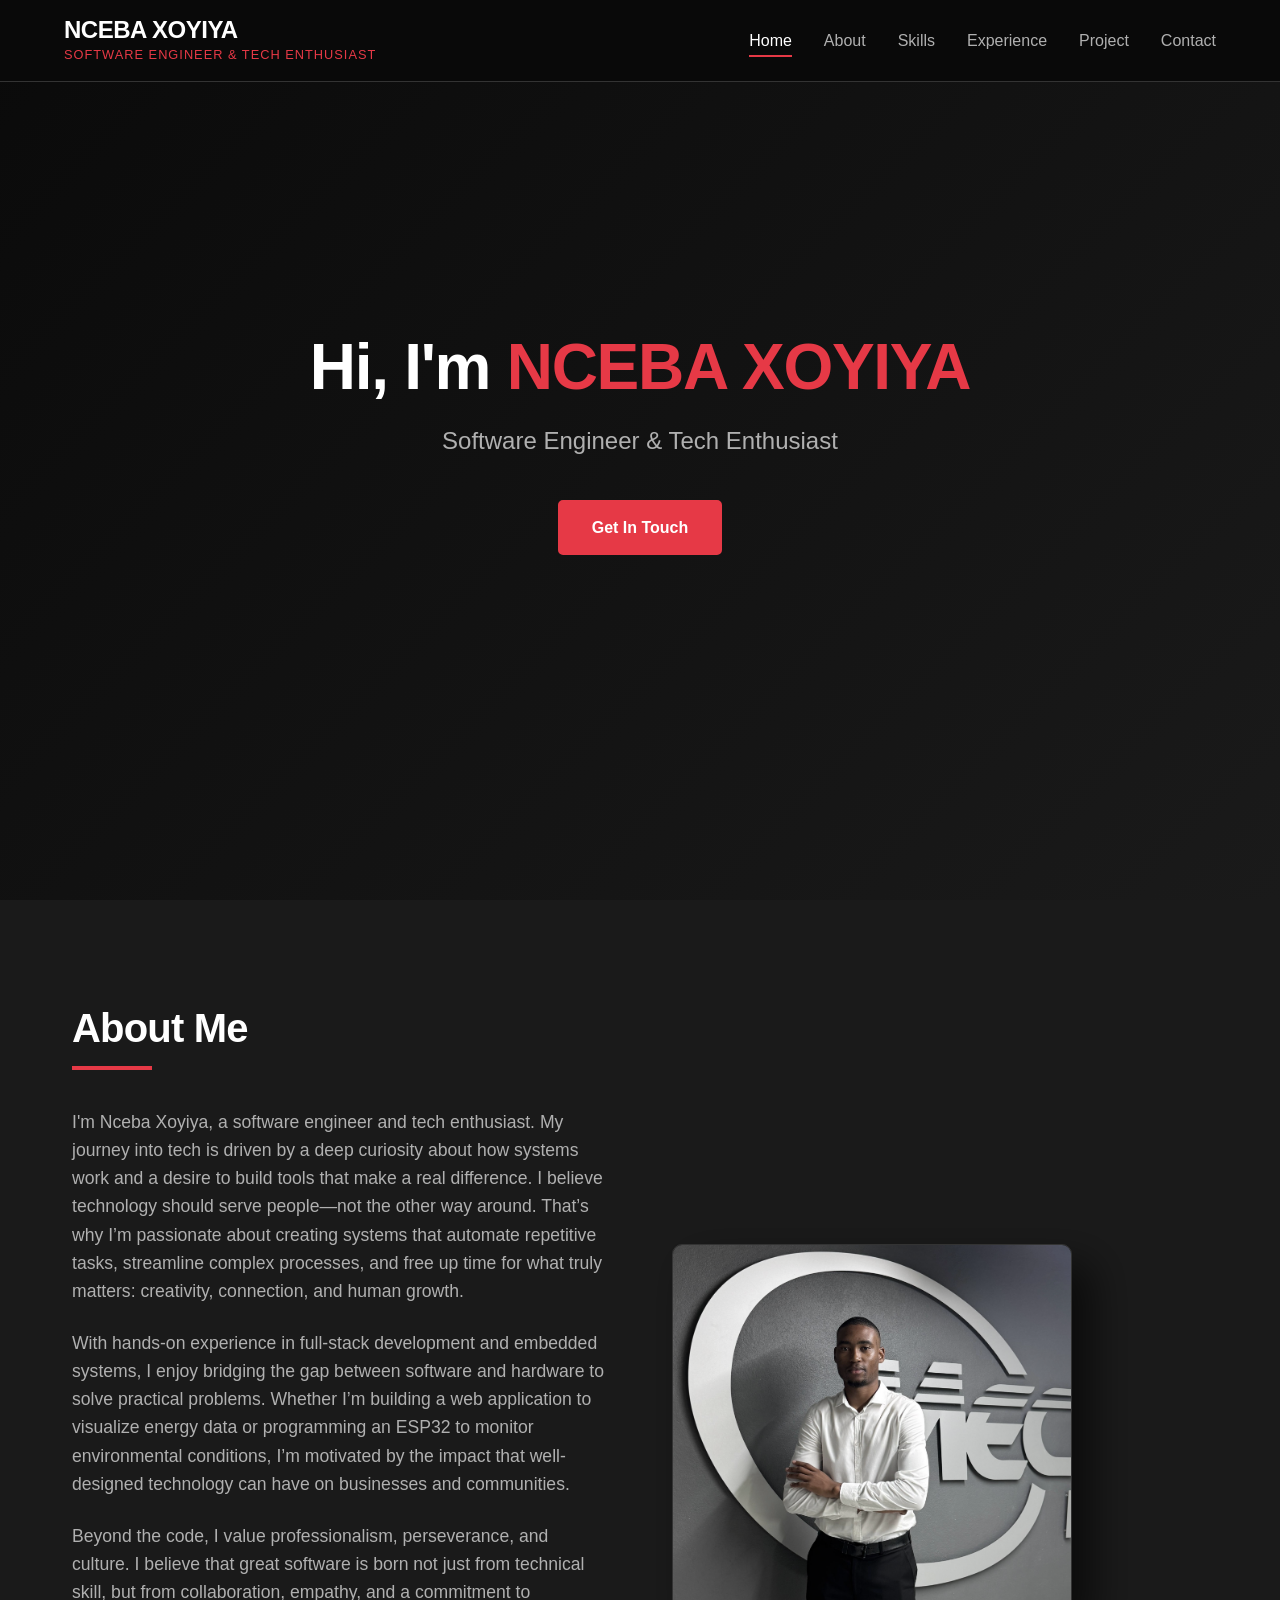
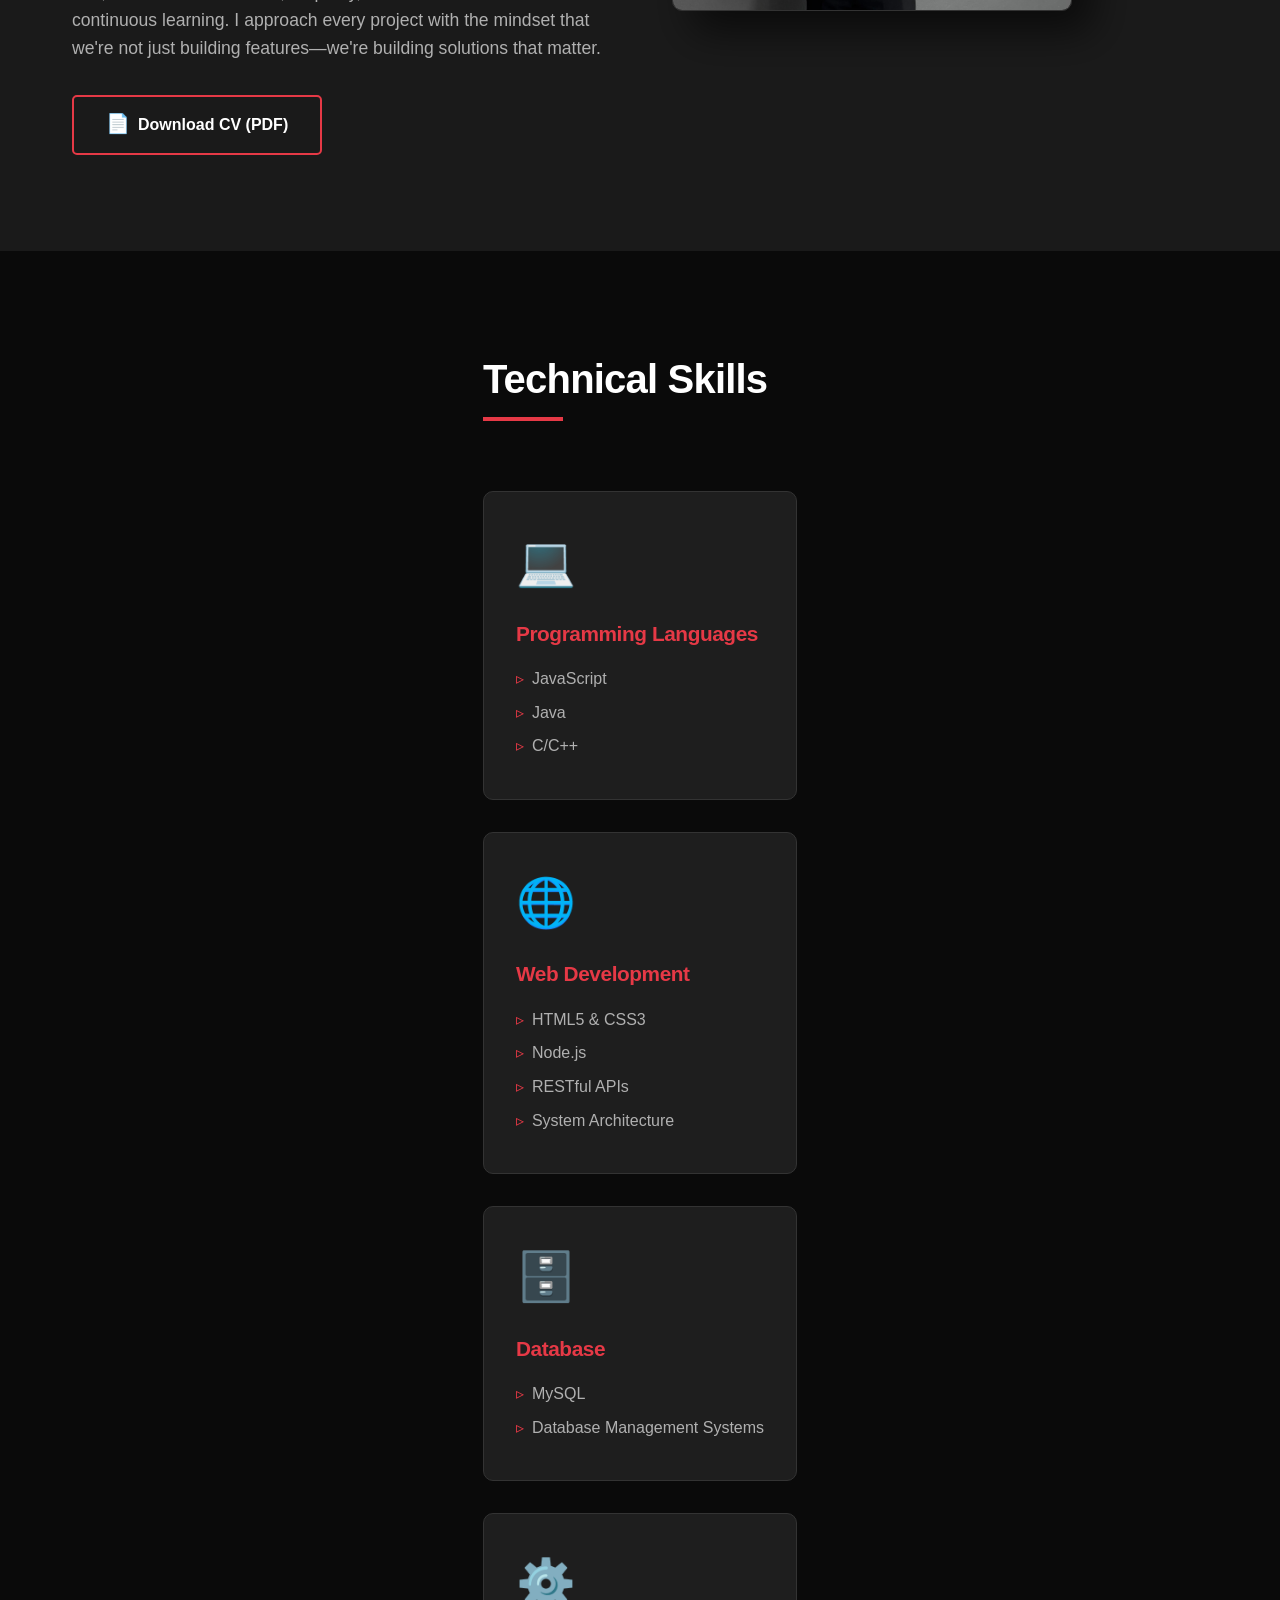
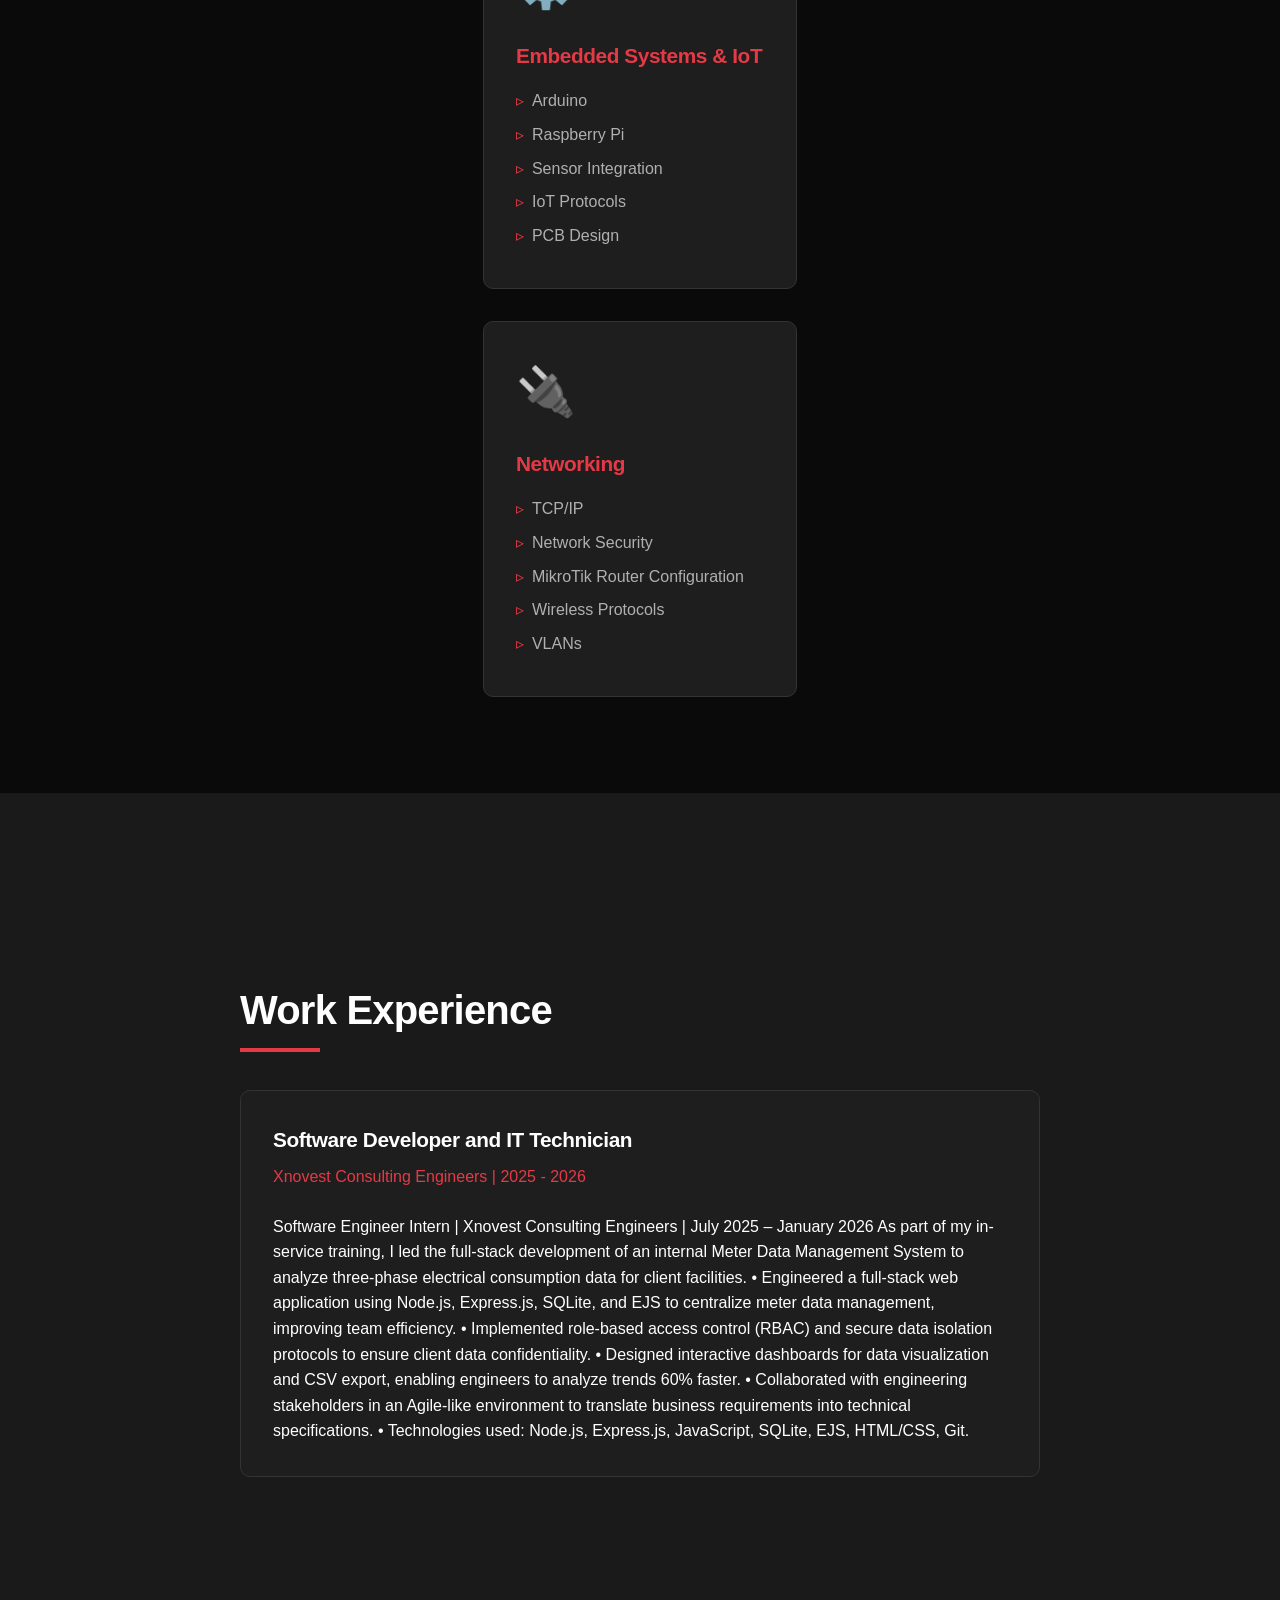
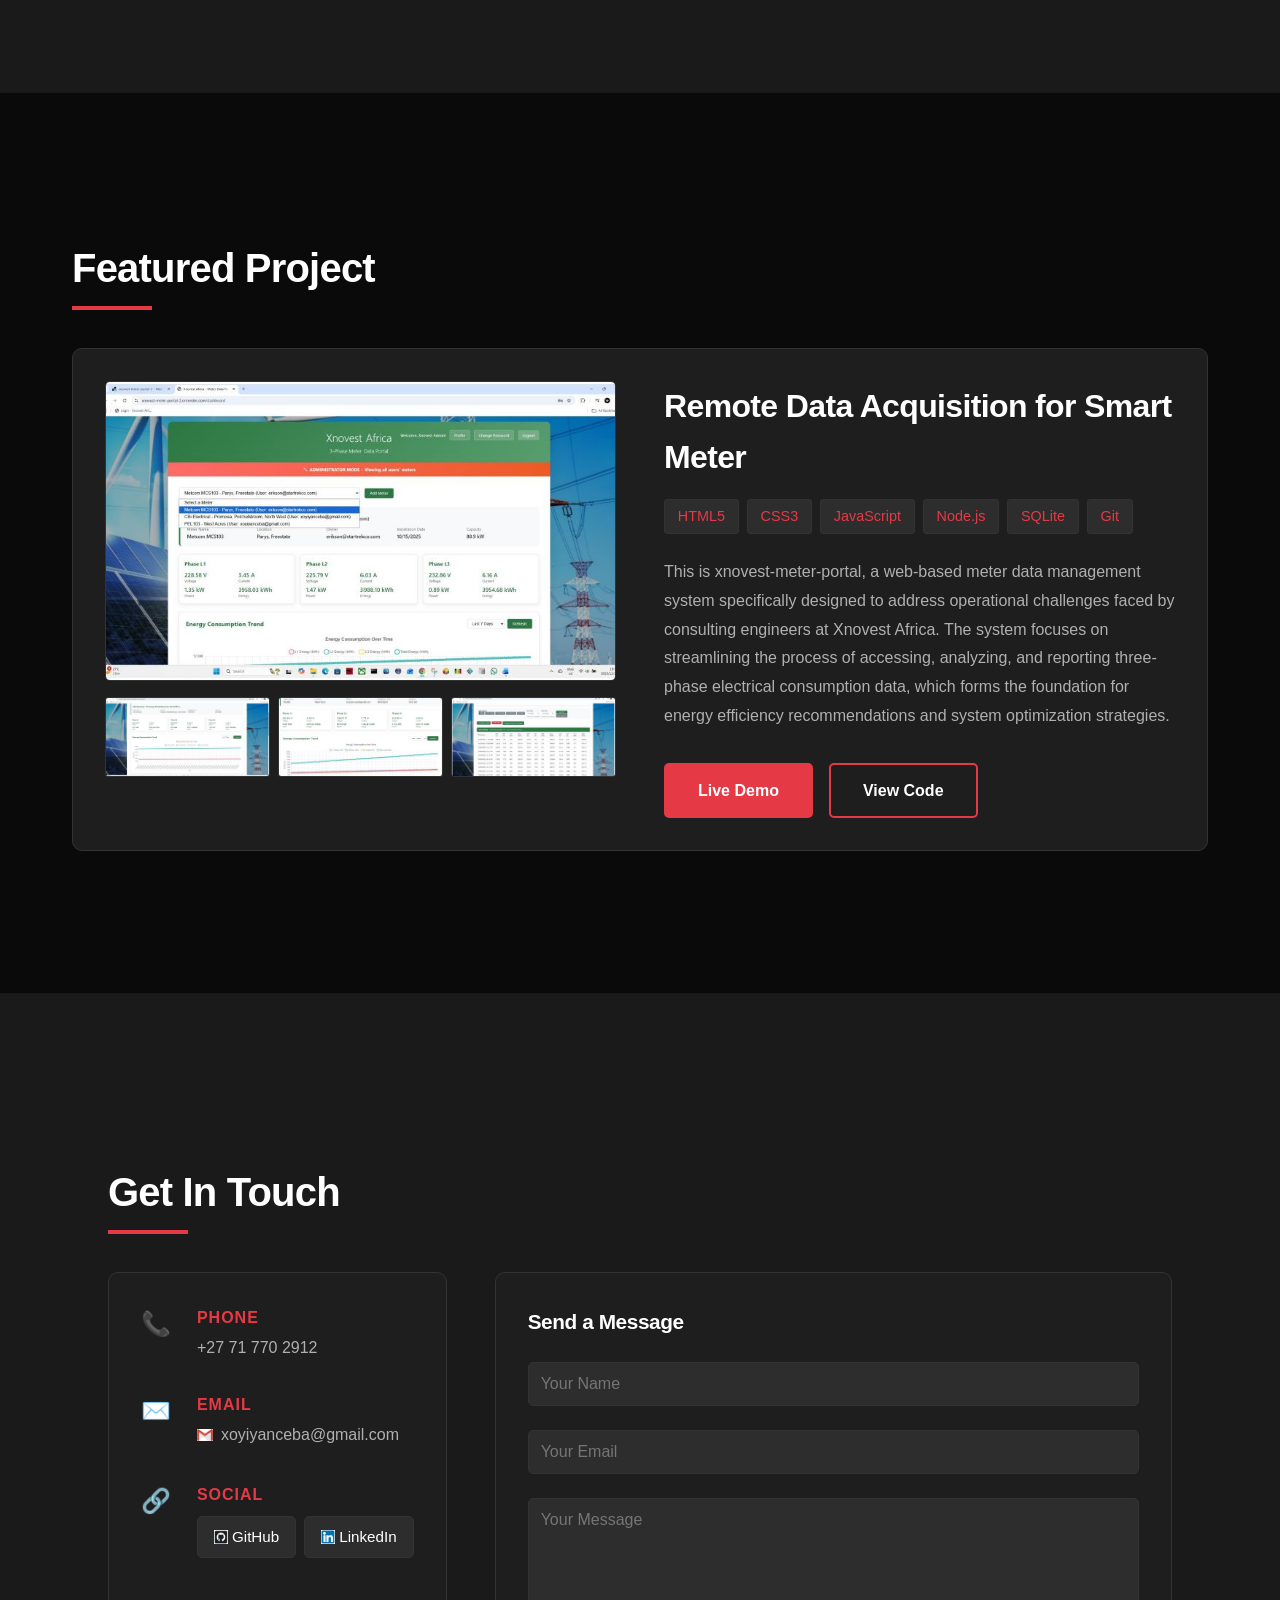
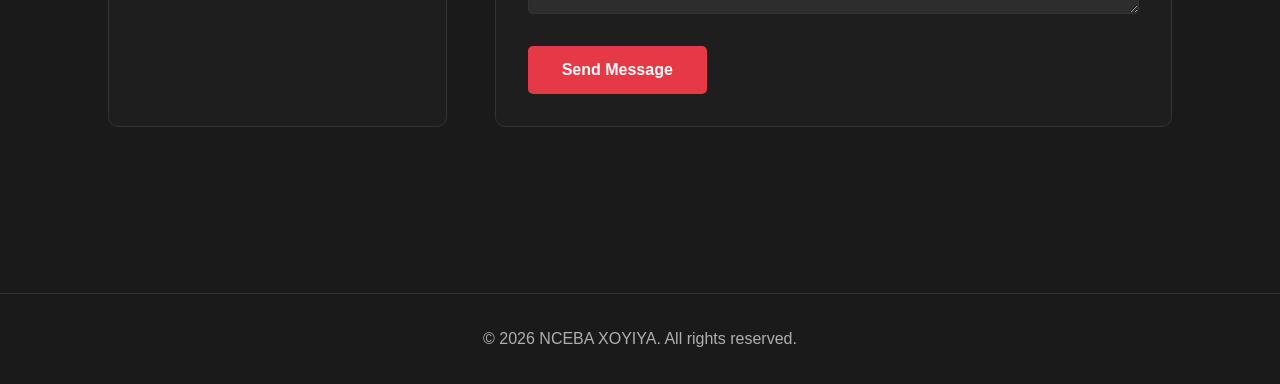
<file: index.html>
<!DOCTYPE html>
<html lang="en">

<head>
    <meta charset="UTF-8">
    <meta name="viewport" content="width=device-width, initial-scale=1.0">
    <title>Nceba Xoyiya | Software Engineer</title>
    <link rel="stylesheet" href="css/style.css">
</head>

<body>
    <header>
        <nav>
            <div class="brand">
                <div class="name">NCEBA XOYIYA</div>
                <div class="profession">Software Engineer & Tech Enthusiast</div>
            </div>
            <ul class="nav-links">
                <li><a href="#home" class="active">Home</a></li>
                <li><a href="#about">About</a></li>
                <li><a href="#skills">Skills</a></li>
                <li><a href="#experience">Experience</a></li>
                <li><a href="#project">Project</a></li>
                <li><a href="#contact">Contact</a></li>
            </ul>
            <div class="hamburger">☰</div>
        </nav>
    </header>

    <main>
        <!-- HOME SECTION -->
        <section id="home" class="section home-section">
            <div class="home-content">
                <h1>Hi, I'm <span class="accent">NCEBA XOYIYA</span></h1>
                <p class="subtitle">Software Engineer & Tech Enthusiast</p>
                <p class="bio"></p>
                <a href="#contact" class="btn btn-primary">Get In Touch</a>
            </div>
        </section>

        <!-- ABOUT SECTION -->
        <section id="about" class="section about-section">
            <div class="container">
                <h2>About Me</h2>
                <div class="about-content">
                    <div class="about-text">
                        <p>I'm Nceba Xoyiya, a software engineer and tech enthusiast.
                            My journey into tech is driven by a deep curiosity about how systems
                            work and a desire to build tools that make a real difference. I believe
                            technology should serve people—not the other way around. That’s why I’m
                            passionate about creating systems that automate repetitive tasks, streamline
                            complex processes, and free up time for what truly matters: creativity, connection,
                            and human growth.</p>
                        <p>With hands-on experience in full-stack development and embedded systems, I enjoy
                            bridging the gap between software and hardware to solve practical problems. Whether
                            I’m building a web application to visualize energy data or programming an ESP32 to monitor
                            environmental conditions, I’m motivated by the impact that well-designed technology can have
                            on businesses and communities.</p>
                        <p>Beyond the code, I value professionalism, perseverance, and culture. I believe that great
                            software
                            is born not just from technical skill, but from collaboration, empathy, and a commitment to
                            continuous
                            learning. I approach every project with the mindset that we're not just building
                            features—we're building
                            solutions that matter.</p>

                        <!-- CV Download Button -->
                        <div style="margin-top: 2rem;">
                            <a href="assets/NCEBA_XOYIYA_CV_Software_Engineering.pdf" download class="btn btn-outline"
                                style="display: inline-flex; align-items: center; gap: 0.5rem;">
                                <span style="font-size: 1.2rem;">📄</span> Download CV (PDF)
                            </a>
                        </div>
                    </div>
                    <div class="about-image">
                        <img src="images/nceba.jpg" alt="a picture of Nceba">
                        <!--<div class="image-caption">Precision. Performance. Passion.</div> -->
                    </div>
                </div>
            </div>
        </section>

        <!-- SKILLS SECTION -->
        <section id="skills" class="section skills-section">
            <div class="container">
                <h2>Technical Skills</h2>
                <div class="skills-grid">
                    <!-- Programming Languages -->
                    <div class="skill-card">
                        <div class="skill-icon">💻</div>
                        <h3>Programming Languages</h3>
                        <ul>
                            <li>JavaScript</li>
                            <li>Java</li>
                            <li>C/C++</li>
                        </ul>
                    </div>

                    <!-- Backend & Web Development -->
                    <div class="skill-card">
                        <div class="skill-icon">🌐</div>
                        <h3>Web Development</h3>
                        <ul>
                            <li>HTML5 & CSS3</li>
                            <li>Node.js</li>
                            <li>RESTful APIs</li>
                            <li>System Architecture</li>
                        </ul>
                    </div>

                    <!-- Database -->
                    <div class="skill-card">
                        <div class="skill-icon">🗄️</div>
                        <h3>Database</h3>
                        <ul>
                            <li>MySQL</li>
                            <li>Database Management Systems</li>
                        </ul>
                    </div>

                    <!-- Embedded Systems & IoT -->
                    <div class="skill-card">
                        <div class="skill-icon">⚙️</div>
                        <h3>Embedded Systems & IoT</h3>
                        <ul>
                            <li>Arduino</li>
                            <li>Raspberry Pi</li>
                            <li>Sensor Integration</li>
                            <li>IoT Protocols</li>
                            <li>PCB Design</li>
                        </ul>
                    </div>

                    <!-- Networking -->
                    <div class="skill-card">
                        <div class="skill-icon">🔌</div>
                        <h3>Networking</h3>
                        <ul>
                            <li>TCP/IP</li>
                            <li>Network Security</li>
                            <li>MikroTik Router Configuration</li>
                            <li>Wireless Protocols</li>
                            <li>VLANs</li>
                        </ul>
                    </div>
                </div>
            </div>
        </section>

        <!-- EXPERIENCE SECTION -->
        <section id="experience" class="section experience-section">
            <div class="container">
                <h2>Work Experience</h2>
                <div class="timeline">
                    <div class="experience-card">
                        <div class="experience-header">
                            <h3>Software Developer and IT Technician</h3>
                            <p class="company">Xnovest Consulting Engineers | 2025 - 2026</p>
                        </div>
                        <p>Software Engineer Intern | Xnovest Consulting Engineers | July 2025 – January 2026 As part of
                            my in-service training, I led the full-stack development of an internal Meter Data
                            Management System to analyze three-phase electrical consumption data for client facilities.
                            • Engineered a full-stack web application using Node.js, Express.js, SQLite, and EJS to
                            centralize meter data management, improving team efficiency.
                            • Implemented role-based access control (RBAC) and secure data isolation protocols to ensure
                            client data confidentiality.
                            • Designed interactive dashboards for data visualization and CSV export, enabling engineers
                            to analyze trends 60% faster.
                            • Collaborated with engineering stakeholders in an Agile-like environment to translate
                            business requirements into technical specifications.
                            • Technologies used: Node.js, Express.js, JavaScript, SQLite, EJS, HTML/CSS, Git.
                        </p>
                    </div>

                </div>
            </div>
        </section>

        <!-- PROJECT SECTION -->
        <section id="project" class="section project-section">
            <div class="container">
                <h2>Featured Project</h2>
                <div class="featured-project">
                    <div class="project-gallery">
                        <img src="images/Admin Dashboard xnovest-meter-portal.JPG"
                            alt="Screenshot of xnovest meter portal admin dashboard" class="project-img main-img">
                        <div class="project-thumbnails">
                            <img src="images/Dashboard xnovest-meter-portal.JPG"
                                alt="screenshot of xnovest meter portal user dashboard">
                            <img src="images/Graphical representation of meter-data.JPG"
                                alt="Picuture of Graphical representation of meter-data">
                            <img src="images/Meter Readings.JPG" alt="Picture of Meter Readings">
                        </div>
                    </div>
                    <div class="project-details">
                        <h3>Remote Data Acquisition for Smart Meter</h3>
                        <div class="project-tech">
                            <span class="tech-tag">HTML5</span>
                            <span class="tech-tag">CSS3</span>
                            <span class="tech-tag">JavaScript</span>
                            <span class="tech-tag">Node.js</span>
                            <span class="tech-tag">SQLite</span>
                            <span class="tech-tag">Git</span>
                        </div>
                        <p class="project-description">
                            This is xnovest-meter-portal, a web-based meter data management system specifically designed
                            to address operational challenges faced by consulting engineers at Xnovest Africa. The
                            system focuses on streamlining the process of accessing, analyzing, and reporting
                            three-phase electrical consumption data, which forms the foundation for energy efficiency
                            recommendations and system optimization strategies.
                        </p>
                        <div class="project-links">
                            <a href="https://xnovest-meter-portal-3.onrender.com" class="btn btn-primary"
                                target="_blank">Live Demo</a>
                            <a href="https://github.com/sirrnathan/xnovest-meter-portal/tree/main"
                                class="btn btn-outline" target="_blank">View Code</a>
                        </div>
                    </div>
                </div>
            </div>
        </section>

        <!-- CONTACT SECTION -->
        <section id="contact" class="section contact-section">
            <div class="container">
                <h2>Get In Touch</h2>
                <div class="contact-container">
                    <div class="contact-info">
                        <div class="contact-item">
                            <span class="contact-icon">📞</span>
                            <div>
                                <h3>Phone</h3>
                                <p><a href="tel:+27717702912">+27 71 770 2912</a></p>
                            </div>
                        </div>

                        <div class="contact-item">
                            <span class="contact-icon">✉️</span>
                            <div>
                                <h3>Email</h3>
                                <p>
                                    <a href="mailto:xoyiyanceba@gmail.com"
                                        style="display: inline-flex; align-items: center; gap: 0.5rem;">
                                        <img src="images/gmail icon.JPG" alt="Gmail"
                                            style="width: 16px; height: 16px; object-fit: contain;">
                                        xoyiyanceba@gmail.com
                                    </a>
                                </p>
                            </div>
                        </div>

                        <div class="contact-item">
                            <span class="contact-icon">🔗</span>
                            <div>
                                <h3>Social</h3>
                                <div class="social-links">
                                    <a href="https://github.com/sirrnathan" target="_blank">
                                        <img src="images/Github icon.JPG" alt="GitHub" class="social-icon"> GitHub
                                    </a>
                                    <a href="https://www.linkedin.com/in/nceba-xoyiya/" target="_blank">
                                        <img src="images/linkedIn logo icon.JPG" alt="LinkedIn" class="social-icon">
                                        LinkedIn
                                    </a>
                                </div>
                            </div>
                        </div>
                    </div>

                    <form id="contactForm" class="contact-form">
                        <h3>Send a Message</h3>
                        <div class="form-group">
                            <input type="text" id="name" name="name" placeholder="Your Name" required>
                            <span class="error-message" id="nameError"></span>
                        </div>

                        <div class="form-group">
                            <input type="email" id="email" name="email" placeholder="Your Email" required>
                            <span class="error-message" id="emailError"></span>
                        </div>

                        <div class="form-group">
                            <textarea id="message" name="message" rows="5" placeholder="Your Message"
                                required></textarea>
                            <span class="error-message" id="messageError"></span>
                        </div>

                        <button type="submit" class="btn btn-primary">Send Message</button>
                        <div id="formSuccess" class="success-message" style="display: none;"></div>
                    </form>
                </div>
            </div>
        </section>
    </main>

    <footer>
        <p>&copy; 2026 NCEBA XOYIYA. All rights reserved.</p>
    </footer>

    <script src="js/main.js"></script>
</body>

</html>
</file>
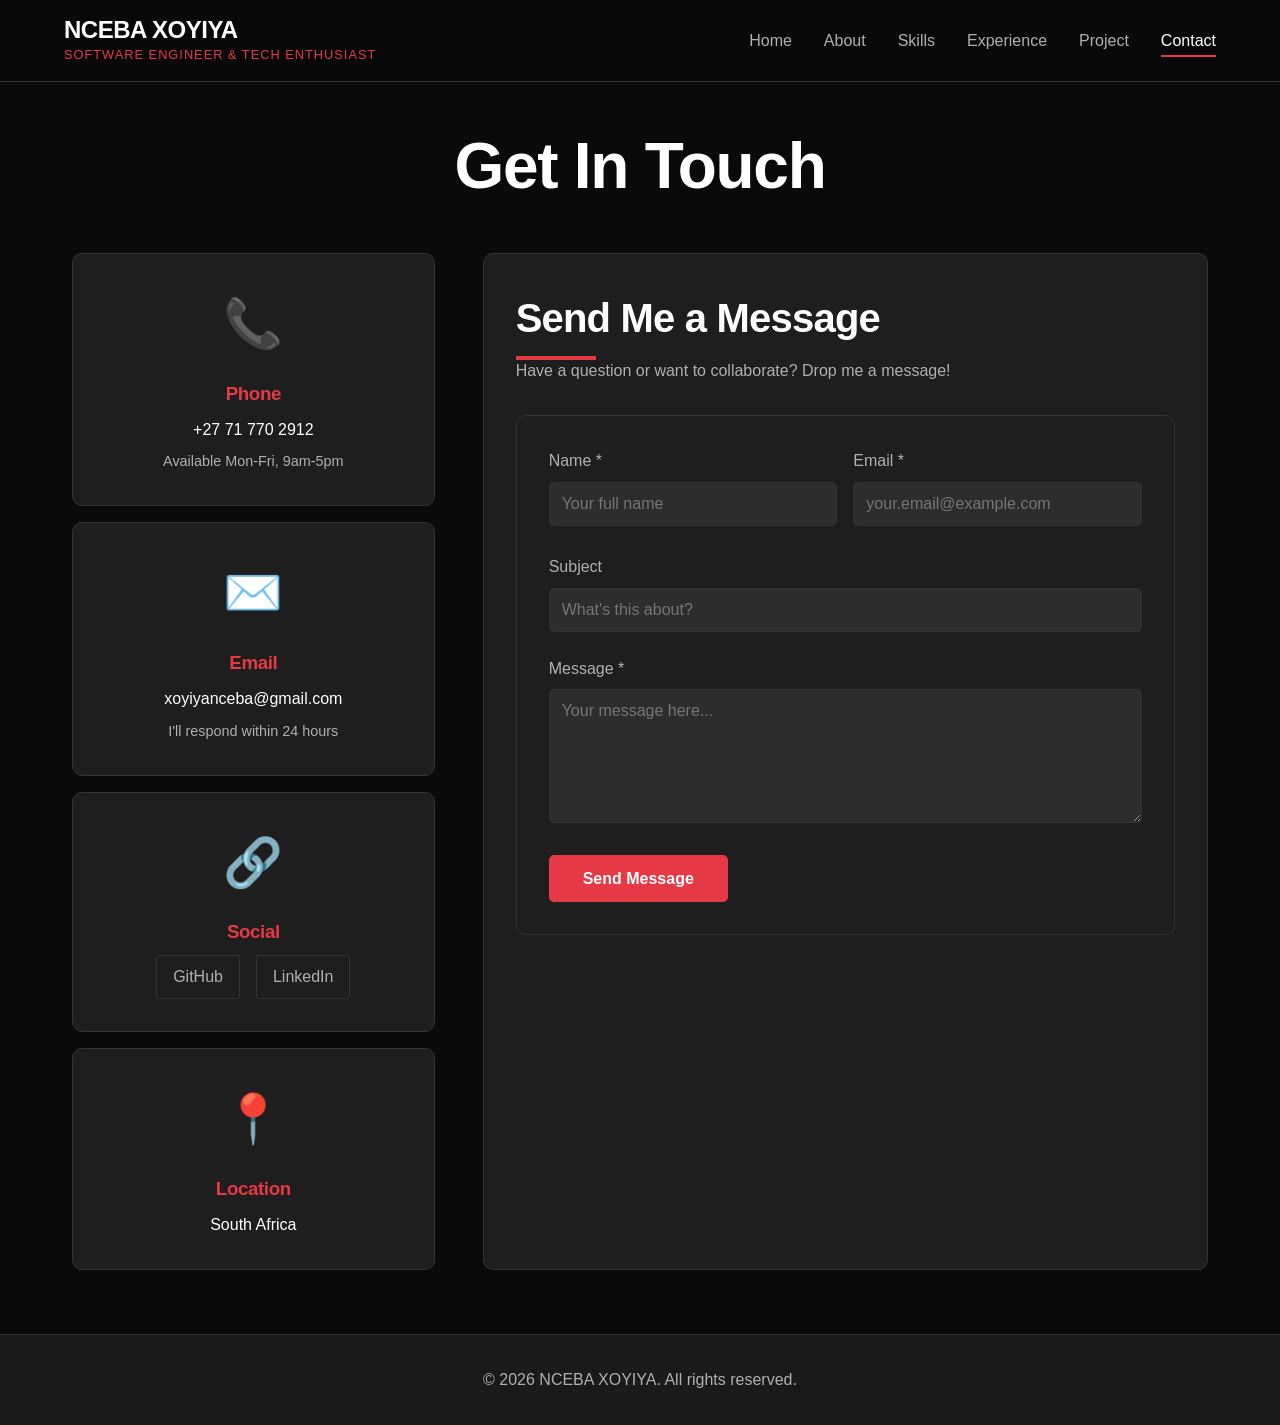
<file: contact.html>
<!DOCTYPE html>
<html lang="en">

<head>
    <meta charset="UTF-8">
    <meta name="viewport" content="width=device-width, initial-scale=1.0">
    <title>Nceba Xoyiya | Contact</title>
    <link rel="stylesheet" href="css/style.css">
</head>

<body>
    <header>
        <nav>
            <div class="brand">
                <div class="name">NCEBA XOYIYA</div>
                <div class="profession">Software Engineer & Tech Enthusiast</div>
            </div>
            <ul class="nav-links">
                <li><a href="index.html#home">Home</a></li>
                <li><a href="index.html#about">About</a></li>
                <li><a href="index.html#skills">Skills</a></li>
                <li><a href="index.html#experience">Experience</a></li>
                <li><a href="index.html#project">Project</a></li>
                <li><a href="index.html#contact" class="active">Contact</a></li>
            </ul>
            <div class="hamburger">☰</div>
        </nav>
    </header>

    <main>
        <section class="page-section">
            <div class="container">
                <h1>Get In Touch</h1>

                <div class="contact-page-container">
                    <div class="contact-info-large">
                        <div class="contact-card">
                            <div class="contact-icon-large">📞</div>
                            <h3>Phone</h3>
                            <p><a href="tel:+27717702912">+27 71 770 2912</a></p>
                            <p class="availability">Available Mon-Fri, 9am-5pm</p>
                        </div>

                        <div class="contact-card">
                            <div class="contact-icon-large">✉️</div>
                            <h3>Email</h3>
                            <p><a href="mailto:xoyiyanceba@gmail.com">xoyiyanceba@gmail.com</a></p>
                            <p class="availability">I'll respond within 24 hours</p>
                        </div>

                        <div class="contact-card">
                            <div class="contact-icon-large">🔗</div>
                            <h3>Social</h3>
                            <div class="social-links-large">
                                <a href="https://github.com/sirrnathan" target="_blank">GitHub</a>
                                <a href="https://www.linkedin.com/in/nceba-xoyiya/" target="_blank">LinkedIn</a>
                            </div>
                        </div>

                        <div class="contact-card">
                            <div class="contact-icon-large">📍</div>
                            <h3>Location</h3>
                            <p>South Africa</p>
                        </div>
                    </div>

                    <div class="contact-form-large">
                        <h2>Send Me a Message</h2>
                        <p>Have a question or want to collaborate? Drop me a message!</p>

                        <form id="contactPageForm" class="contact-form">
                            <div class="form-row">
                                <div class="form-group">
                                    <label for="name">Name *</label>
                                    <input type="text" id="name" name="name" placeholder="Your full name" required>
                                    <span class="error-message" id="nameError"></span>
                                </div>

                                <div class="form-group">
                                    <label for="email">Email *</label>
                                    <input type="email" id="email" name="email" placeholder="your.email@example.com"
                                        required>
                                    <span class="error-message" id="emailError"></span>
                                </div>
                            </div>

                            <div class="form-group">
                                <label for="subject">Subject</label>
                                <input type="text" id="subject" name="subject" placeholder="What's this about?">
                            </div>

                            <div class="form-group">
                                <label for="message">Message *</label>
                                <textarea id="message" name="message" rows="6" placeholder="Your message here..."
                                    required></textarea>
                                <span class="error-message" id="messageError"></span>
                            </div>

                            <button type="submit" class="btn btn-primary">Send Message</button>
                            <div id="formSuccess" class="success-message" style="display: none;"></div>
                        </form>
                    </div>
                </div>
            </div>
        </section>
    </main>

    <footer>
        <p>&copy; 2026 NCEBA XOYIYA. All rights reserved.</p>
    </footer>

    <script src="js/main.js"></script>
</body>

</html>
</file>
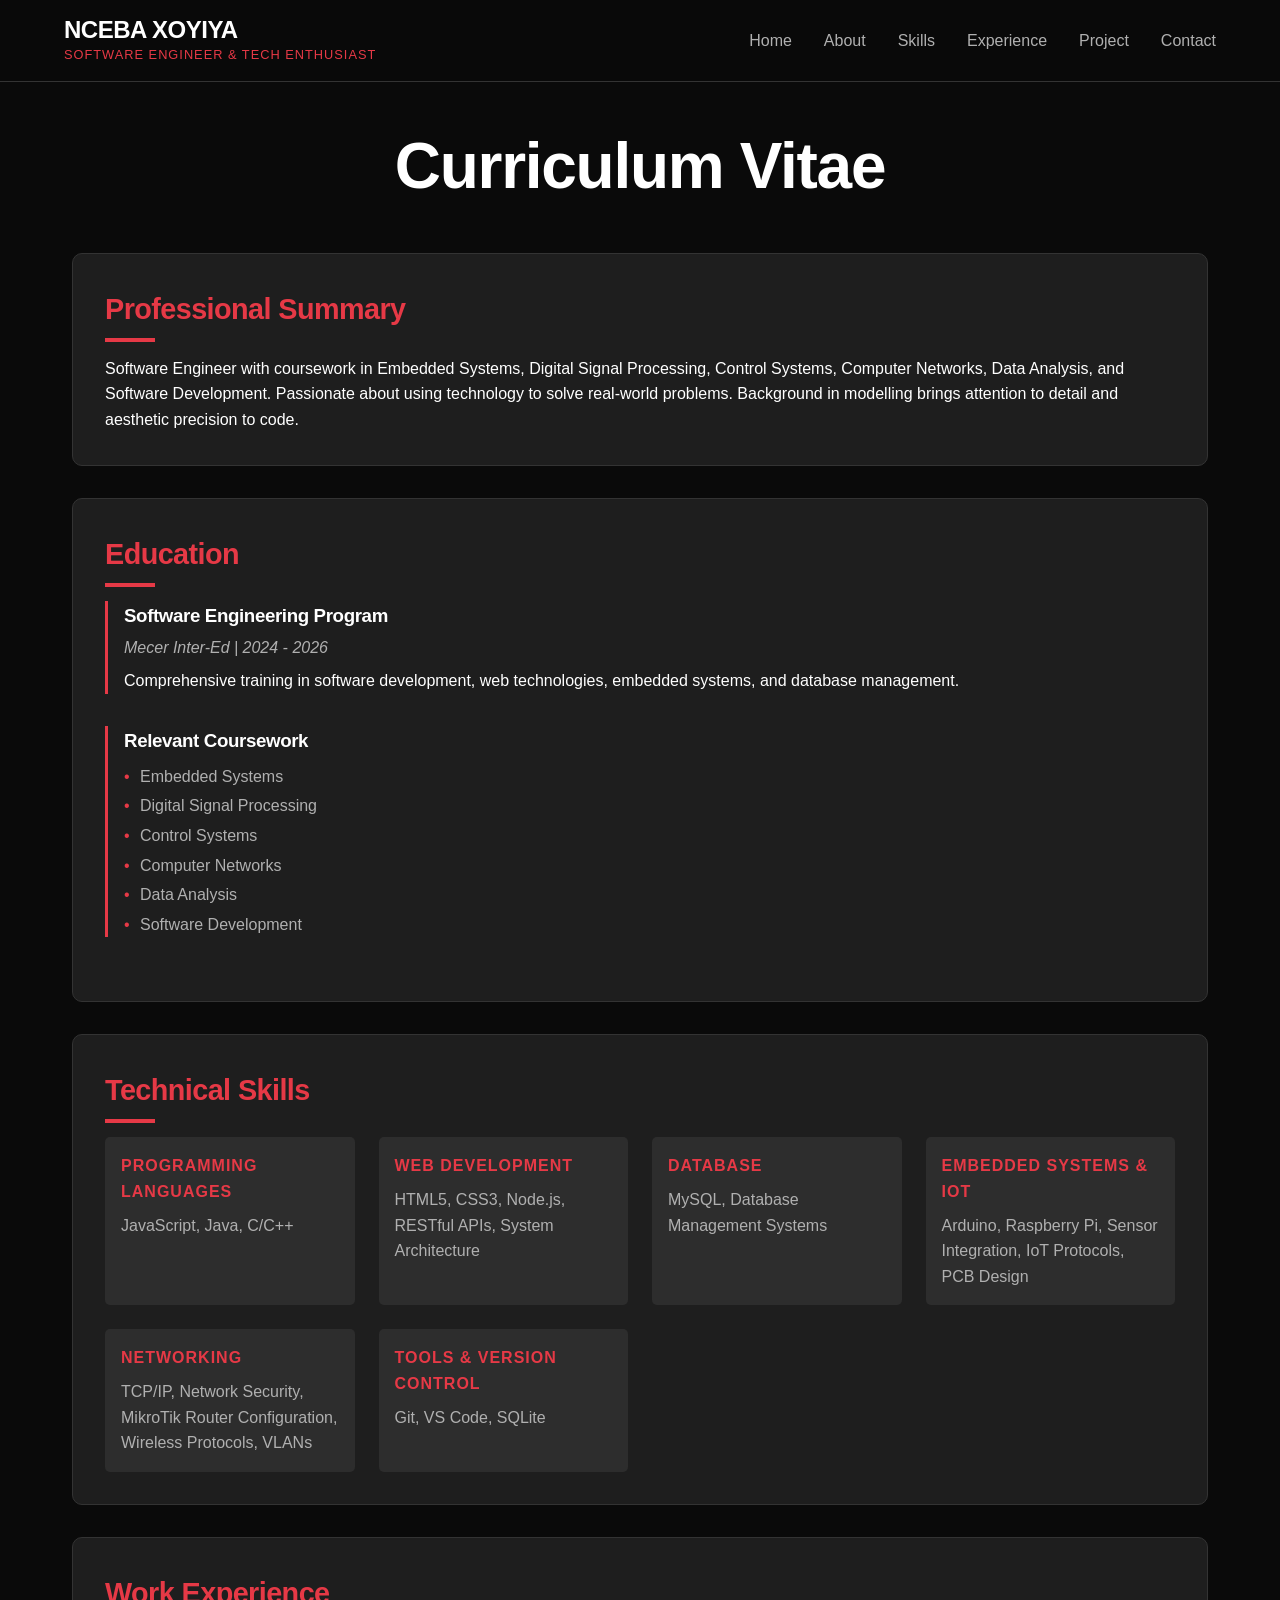
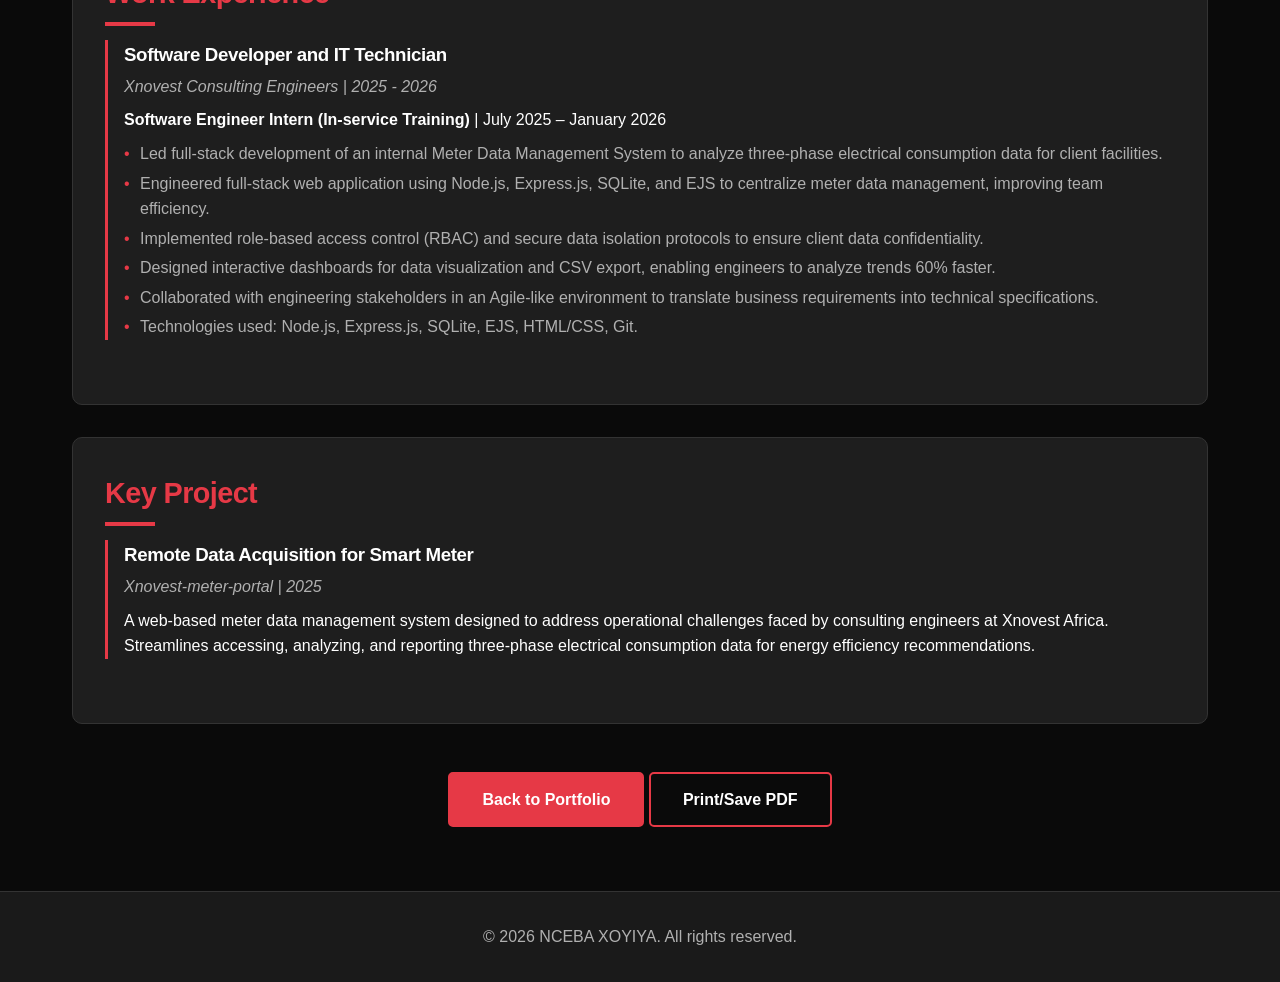
<file: cv.html>
<!DOCTYPE html>
<html lang="en">

<head>
    <meta charset="UTF-8">
    <meta name="viewport" content="width=device-width, initial-scale=1.0">
    <title>Nceba Xoyiya | CV</title>
    <link rel="stylesheet" href="css/style.css">
</head>

<body>
    <header>
        <nav>
            <div class="brand">
                <div class="name">NCEBA XOYIYA</div>
                <div class="profession">Software Engineer & Tech Enthusiast</div>
            </div>
            <ul class="nav-links">
                <li><a href="index.html#home">Home</a></li>
                <li><a href="index.html#about">About</a></li>
                <li><a href="index.html#skills">Skills</a></li>
                <li><a href="index.html#experience">Experience</a></li>
                <li><a href="index.html#project">Project</a></li>
                <li><a href="index.html#contact">Contact</a></li>
            </ul>
            <div class="hamburger">☰</div>
        </nav>
    </header>

    <main>
        <section class="page-section">
            <div class="container">
                <h1>Curriculum Vitae</h1>

                <!-- Personal Summary -->
                <div class="cv-section">
                    <h2>Professional Summary</h2>
                    <p>Software Engineer with coursework in Embedded Systems, Digital Signal Processing, Control
                        Systems, Computer Networks, Data Analysis, and Software Development. Passionate about using
                        technology to solve real-world problems. Background in modelling brings attention to detail and
                        aesthetic precision to code.</p>
                </div>

                <!-- Education -->
                <div class="cv-section">
                    <h2>Education</h2>
                    <div class="cv-item">
                        <h3>Software Engineering Program</h3>
                        <p class="institution">Mecer Inter-Ed | 2024 - 2026</p>
                        <p>Comprehensive training in software development, web technologies, embedded systems, and
                            database management.</p>
                    </div>
                    <div class="cv-item">
                        <h3>Relevant Coursework</h3>
                        <ul>
                            <li>Embedded Systems</li>
                            <li>Digital Signal Processing</li>
                            <li>Control Systems</li>
                            <li>Computer Networks</li>
                            <li>Data Analysis</li>
                            <li>Software Development</li>
                        </ul>
                    </div>
                </div>

                <!-- Skills -->
                <div class="cv-section">
                    <h2>Technical Skills</h2>

                    <div class="skills-grid-compact">
                        <div class="skill-category">
                            <h3>Programming Languages</h3>
                            <p>JavaScript, Java, C/C++</p>
                        </div>
                        <div class="skill-category">
                            <h3>Web Development</h3>
                            <p>HTML5, CSS3, Node.js, RESTful APIs, System Architecture</p>
                        </div>
                        <div class="skill-category">
                            <h3>Database</h3>
                            <p>MySQL, Database Management Systems</p>
                        </div>
                        <div class="skill-category">
                            <h3>Embedded Systems & IoT</h3>
                            <p>Arduino, Raspberry Pi, Sensor Integration, IoT Protocols, PCB Design</p>
                        </div>
                        <div class="skill-category">
                            <h3>Networking</h3>
                            <p>TCP/IP, Network Security, MikroTik Router Configuration, Wireless Protocols, VLANs</p>
                        </div>
                        <div class="skill-category">
                            <h3>Tools & Version Control</h3>
                            <p>Git, VS Code, SQLite</p>
                        </div>
                    </div>
                </div>

                <!-- Work Experience -->
                <div class="cv-section">
                    <h2>Work Experience</h2>
                    <div class="cv-item">
                        <h3>Software Developer and IT Technician</h3>
                        <p class="institution">Xnovest Consulting Engineers | 2025 - 2026</p>
                        <p><strong>Software Engineer Intern (In-service Training)</strong> | July 2025 – January 2026
                        </p>
                        <ul>
                            <li>Led full-stack development of an internal Meter Data Management System to analyze
                                three-phase electrical consumption data for client facilities.</li>
                            <li>Engineered full-stack web application using Node.js, Express.js, SQLite, and EJS to
                                centralize meter data management, improving team efficiency.</li>
                            <li>Implemented role-based access control (RBAC) and secure data isolation protocols to
                                ensure client data confidentiality.</li>
                            <li>Designed interactive dashboards for data visualization and CSV export, enabling
                                engineers to analyze trends 60% faster.</li>
                            <li>Collaborated with engineering stakeholders in an Agile-like environment to translate
                                business requirements into technical specifications.</li>
                            <li>Technologies used: Node.js, Express.js, SQLite, EJS, HTML/CSS, Git.</li>
                        </ul>
                    </div>
                </div>

                <!-- Projects -->
                <div class="cv-section">
                    <h2>Key Project</h2>
                    <div class="cv-item">
                        <h3>Remote Data Acquisition for Smart Meter</h3>
                        <p class="institution">Xnovest-meter-portal | 2025</p>
                        <p>A web-based meter data management system designed to address operational challenges faced by
                            consulting engineers at Xnovest Africa. Streamlines accessing, analyzing, and reporting
                            three-phase electrical consumption data for energy efficiency recommendations.</p>
                    </div>
                </div>

                <!-- Download CV Button -->
                <div class="text-center" style="margin-top: 3rem;">
                    <a href="index.html#experience" class="btn btn-primary">Back to Portfolio</a>
                    <a href="#" class="btn btn-outline" onclick="window.print()">Print/Save PDF</a>
                </div>
            </div>
        </section>
    </main>

    <footer>
        <p>&copy; 2026 NCEBA XOYIYA. All rights reserved.</p>
    </footer>

    <script src="js/main.js"></script>
</body>

</html>
</file>
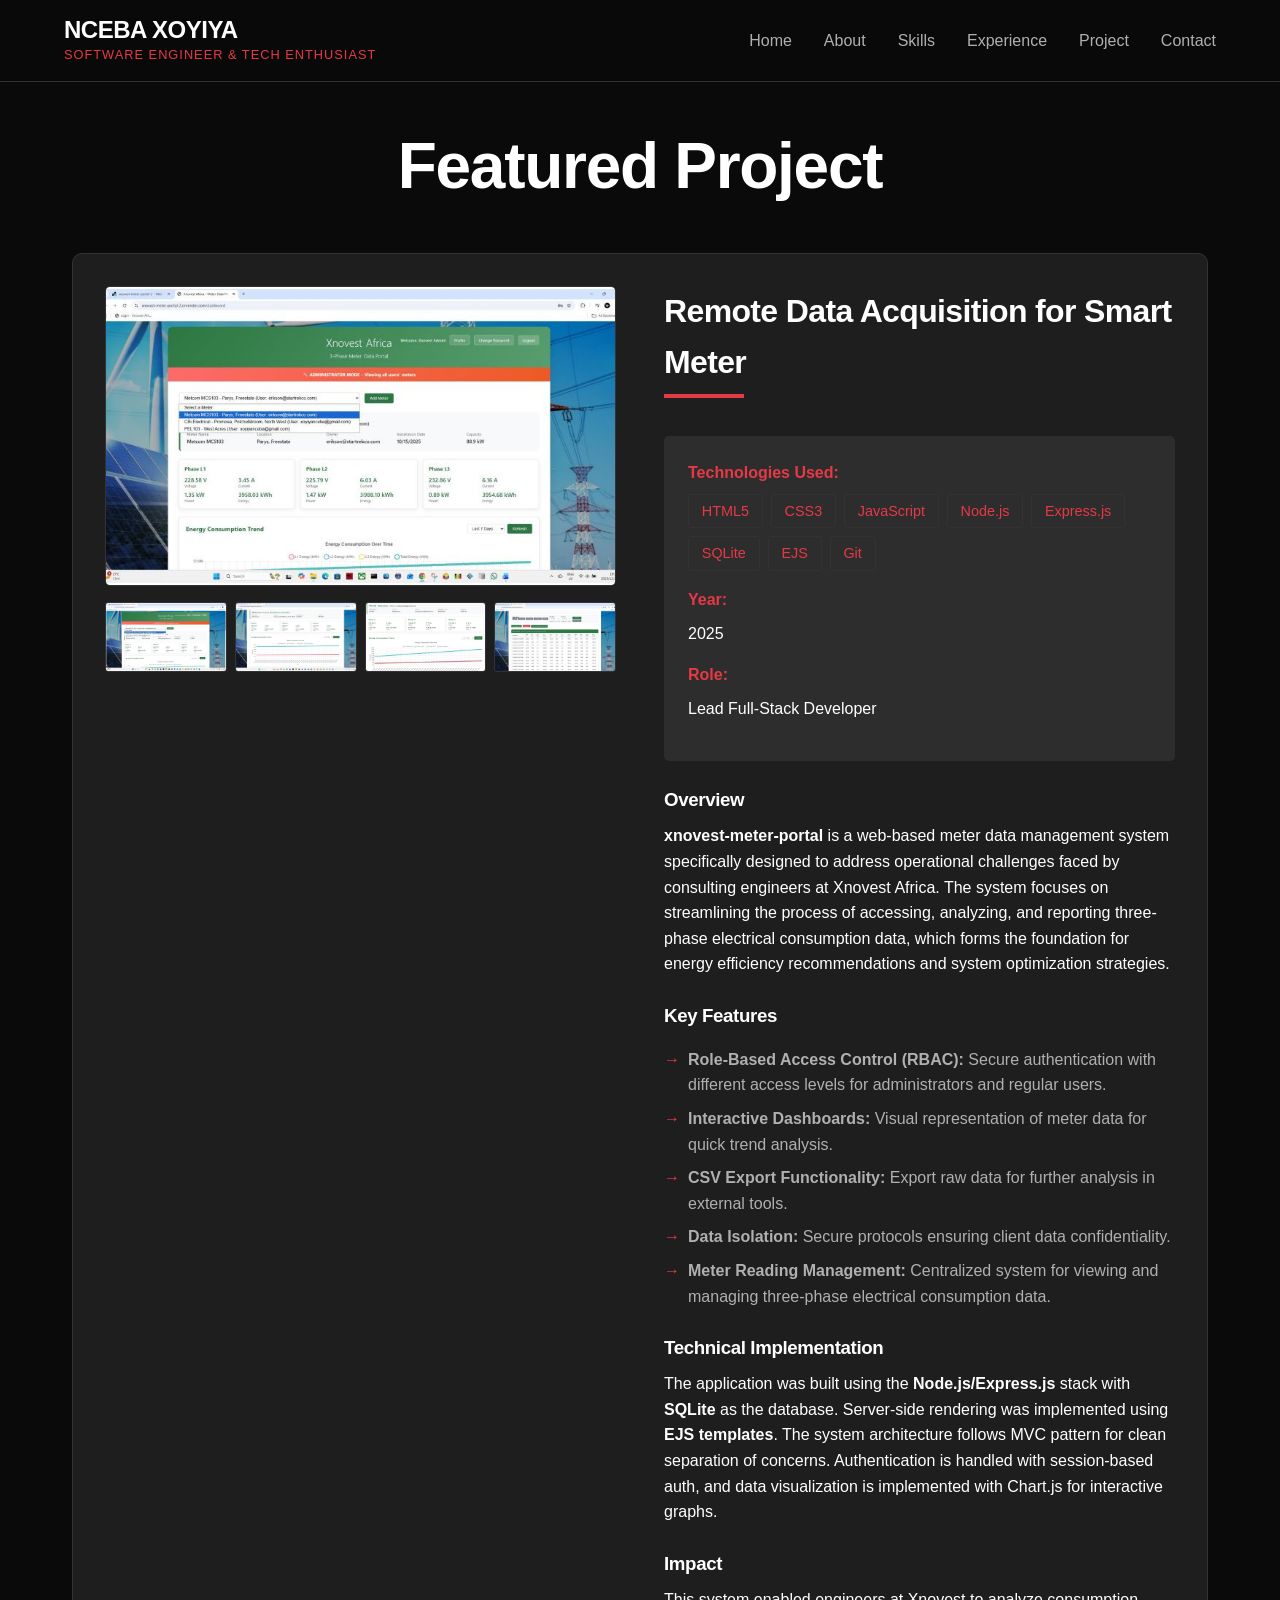
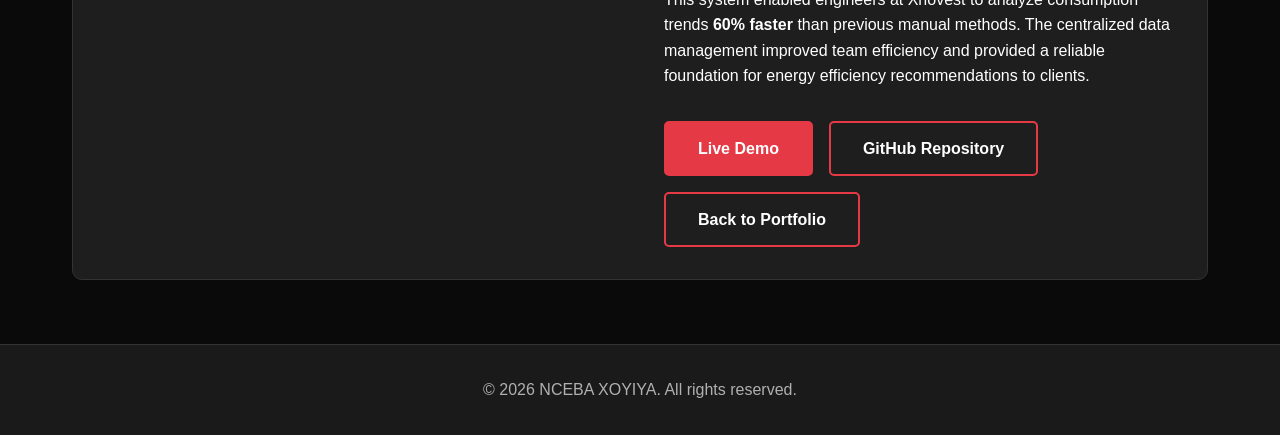
<file: projects.html>
<!DOCTYPE html>
<html lang="en">

<head>
    <meta charset="UTF-8">
    <meta name="viewport" content="width=device-width, initial-scale=1.0">
    <title>Nceba Xoyiya | Projects</title>
    <link rel="stylesheet" href="css/style.css">
</head>

<body>
    <header>
        <nav>
            <div class="brand">
                <div class="name">NCEBA XOYIYA</div>
                <div class="profession">Software Engineer & Tech Enthusiast</div>
            </div>
            <ul class="nav-links">
                <li><a href="index.html#home">Home</a></li>
                <li><a href="index.html#about">About</a></li>
                <li><a href="index.html#skills">Skills</a></li>
                <li><a href="index.html#experience">Experience</a></li>
                <li><a href="index.html#project">Project</a></li>
                <li><a href="index.html#contact">Contact</a></li>
            </ul>
            <div class="hamburger">☰</div>
        </nav>
    </header>

    <main>
        <section class="page-section">
            <div class="container">
                <h1>Featured Project</h1>

                <div class="project-detail">
                    <div class="project-gallery-large">
                        <img src="images/Admin Dashboard xnovest-meter-portal.JPG" alt="Admin Dashboard"
                            class="project-main-img" id="mainProjectImage">
                        <div class="project-thumbnails-large">
                            <img src="images/Admin Dashboard xnovest-meter-portal.JPG" alt="Admin Dashboard"
                                onclick="document.getElementById('mainProjectImage').src=this.src">
                            <img src="images/Dashboard xnovest-meter-portal.JPG" alt="User Dashboard"
                                onclick="document.getElementById('mainProjectImage').src=this.src">
                            <img src="images/Graphical representation of meter-data.JPG" alt="Graphical Data"
                                onclick="document.getElementById('mainProjectImage').src=this.src">
                            <img src="images/Meter Readings.JPG" alt="Meter Readings"
                                onclick="document.getElementById('mainProjectImage').src=this.src">
                        </div>
                    </div>

                    <div class="project-info">
                        <h2>Remote Data Acquisition for Smart Meter</h2>

                        <div class="project-meta">
                            <div class="meta-item">
                                <strong>Technologies Used:</strong>
                                <div class="tech-stack">
                                    <span class="tech-tag">HTML5</span>
                                    <span class="tech-tag">CSS3</span>
                                    <span class="tech-tag">JavaScript</span>
                                    <span class="tech-tag">Node.js</span>
                                    <span class="tech-tag">Express.js</span>
                                    <span class="tech-tag">SQLite</span>
                                    <span class="tech-tag">EJS</span>
                                    <span class="tech-tag">Git</span>
                                </div>
                            </div>

                            <div class="meta-item">
                                <strong>Year:</strong> 2025
                            </div>

                            <div class="meta-item">
                                <strong>Role:</strong> Lead Full-Stack Developer
                            </div>
                        </div>

                        <div class="project-description-full">
                            <h3>Overview</h3>
                            <p><strong>xnovest-meter-portal</strong> is a web-based meter data management system
                                specifically designed to address operational challenges faced by consulting engineers at
                                Xnovest Africa. The system focuses on streamlining the process of accessing, analyzing,
                                and reporting three-phase electrical consumption data, which forms the foundation for
                                energy efficiency recommendations and system optimization strategies.</p>

                            <h3>Key Features</h3>
                            <ul>
                                <li><strong>Role-Based Access Control (RBAC):</strong> Secure authentication with
                                    different access levels for administrators and regular users.</li>
                                <li><strong>Interactive Dashboards:</strong> Visual representation of meter data for
                                    quick trend analysis.</li>
                                <li><strong>CSV Export Functionality:</strong> Export raw data for further analysis in
                                    external tools.</li>
                                <li><strong>Data Isolation:</strong> Secure protocols ensuring client data
                                    confidentiality.</li>
                                <li><strong>Meter Reading Management:</strong> Centralized system for viewing and
                                    managing three-phase electrical consumption data.</li>
                            </ul>

                            <h3>Technical Implementation</h3>
                            <p>The application was built using the <strong>Node.js/Express.js</strong> stack with
                                <strong>SQLite</strong> as the database. Server-side rendering was implemented using
                                <strong>EJS templates</strong>. The system architecture follows MVC pattern for clean
                                separation of concerns. Authentication is handled with session-based auth, and data
                                visualization is implemented with Chart.js for interactive graphs.
                            </p>

                            <h3>Impact</h3>
                            <p>This system enabled engineers at Xnovest to analyze consumption trends <strong>60%
                                    faster</strong> than previous manual methods. The centralized data management
                                improved team efficiency and provided a reliable foundation for energy efficiency
                                recommendations to clients.</p>
                        </div>

                        <div class="project-actions">
                            <a href="https://xnovest-meter-portal-3.onrender.com" class="btn btn-primary"
                                target="_blank">Live Demo</a>
                            <a href="https://github.com/sirrnathan/xnovest-meter-portal/tree/main"
                                class="btn btn-outline" target="_blank">GitHub Repository</a>
                            <a href="index.html#project" class="btn btn-outline">Back to Portfolio</a>
                        </div>
                    </div>
                </div>
            </div>
        </section>
    </main>

    <footer>
        <p>&copy; 2026 NCEBA XOYIYA. All rights reserved.</p>
    </footer>

    <script src="js/main.js"></script>
</body>

</html>
</file>
<file: css/style.css>
/* ===== RESET & DARK THEME VARIABLES ===== */
:root {
    --primary: #e63946;
    --primary-dark: #b91c2c;
    --secondary: #2a2a2a;
    --background: #0a0a0a;
    --surface: #1a1a1a;
    --surface-light: #2d2d2d;
    --text: #ffffff;
    --text-secondary: #b0b0b0;
    --accent: #c0a062;
    --border: #333333;
    --card-bg: #1e1e1e;
}

* {
    margin: 0;
    padding: 0;
    box-sizing: border-box;
}

html {
    scroll-behavior: smooth;
}

body {
    font-family: 'Inter', -apple-system, BlinkMacSystemFont, 'Segoe UI', Roboto, sans-serif;
    background-color: var(--background);
    color: var(--text);
    line-height: 1.6;
    font-weight: 400;
}

/* ===== TYPOGRAPHY ===== */
h1,
h2,
h3,
h4 {
    font-weight: 600;
    letter-spacing: -0.02em;
}

h1 {
    font-size: 4rem;
    line-height: 1.2;
}

h2 {
    font-size: 2.5rem;
    margin-bottom: 3rem;
    position: relative;
    display: inline-block;
}

h2::after {
    content: '';
    position: absolute;
    bottom: -10px;
    left: 0;
    width: 80px;
    height: 4px;
    background-color: var(--primary);
}

.container {
    max-width: 1200px;
    margin: 0 auto;
    padding: 0 2rem;
}

.section {
    padding: 6rem 0;
    min-height: 100vh;
    display: flex;
    align-items: center;
}

/* ===== HEADER & NAVIGATION ===== */
header {
    background-color: rgba(10, 10, 10, 0.98);
    backdrop-filter: blur(10px);
    border-bottom: 1px solid var(--border);
    position: fixed;
    top: 0;
    width: 100%;
    z-index: 1000;
}

nav {
    display: flex;
    justify-content: space-between;
    align-items: center;
    padding: 1rem 5%;
    max-width: 1400px;
    margin: 0 auto;
}

.brand {
    display: flex;
    flex-direction: column;
}

.name {
    font-size: 1.5rem;
    font-weight: 700;
    color: var(--text);
    letter-spacing: -0.5px;
    line-height: 1.2;
}

.profession {
    font-size: 0.8rem;
    color: var(--primary);
    letter-spacing: 1px;
    text-transform: uppercase;
}

.nav-links {
    display: flex;
    list-style: none;
    gap: 2rem;
}

.nav-links a {
    text-decoration: none;
    color: var(--text-secondary);
    font-weight: 500;
    font-size: 1rem;
    transition: color 0.3s;
    position: relative;
    padding: 0.5rem 0;
}

.nav-links a:hover {
    color: var(--text);
}

.nav-links a::after {
    content: '';
    position: absolute;
    bottom: 0;
    left: 0;
    width: 0;
    height: 2px;
    background-color: var(--primary);
    transition: width 0.3s;
}

.nav-links a:hover::after,
.nav-links a.active::after {
    width: 100%;
}

.nav-links a.active {
    color: var(--text);
}

.hamburger {
    display: none;
    color: var(--text);
    font-size: 1.8rem;
    cursor: pointer;
}

/* ===== HOME SECTION ===== */
.home-section {
    background: linear-gradient(135deg, var(--background) 0%, var(--surface) 100%);
    text-align: center;
    justify-content: center;
    margin-top: 0;
    padding-top: 80px;
}

.home-content {
    max-width: 800px;
    margin: 0 auto;
}

.home-content h1 {
    margin-bottom: 1rem;
}

.home-content .accent {
    color: var(--primary);
    position: relative;
    display: inline-block;
}

.home-content .accent::after {
    content: '';
    position: absolute;
    bottom: 5px;
    left: 0;
    width: 100%;
    height: 10px;
    background-color: var(--primary);
    opacity: 0.2;
    z-index: -1;
}

.home-content .subtitle {
    font-size: 1.5rem;
    color: var(--text-secondary);
    margin-bottom: 1.5rem;
}

.home-content .bio {
    font-size: 1.2rem;
    color: var(--text-secondary);
    margin-bottom: 2.5rem;
    max-width: 600px;
    margin-left: auto;
    margin-right: auto;
}

/* ===== ABOUT SECTION ===== */
.about-section {
    background-color: var(--surface);
}

.about-content {
    display: grid;
    grid-template-columns: 1fr 1fr;
    gap: 4rem;
    align-items: center;
}

.about-text p {
    margin-bottom: 1.5rem;
    font-size: 1.1rem;
    color: var(--text-secondary);
}

.about-text .highlight {
    color: var(--primary);
    font-weight: 600;
}

.about-image {
    position: relative;
}

.about-image img {
    width: 100%;
    max-width: 400px;
    height: auto;
    border-radius: 10px;
    box-shadow: 20px 20px 40px rgba(0, 0, 0, 0.6);
    border: 1px solid var(--border);
    filter: grayscale(30%);
    transition: all 0.4s ease;
}

.about-image img:hover {
    filter: grayscale(0%);
    transform: scale(1.02);
    border-color: var(--primary);
}

.image-caption {
    position: absolute;
    bottom: -10px;
    right: 20px;
    background-color: var(--primary);
    color: var(--text);
    padding: 0.5rem 1.5rem;
    font-size: 0.8rem;
    letter-spacing: 2px;
    text-transform: uppercase;
    border-radius: 3px;
}

/* ===== SKILLS SECTION ===== */
.skills-section {
    background-color: var(--background);
}

.skills-grid {
    display: grid;
    grid-template-columns: repeat(auto-fit, minmax(250px, 1fr));
    gap: 2rem;
    margin-top: 2rem;
}

.skill-card {
    background-color: var(--card-bg);
    border: 1px solid var(--border);
    border-radius: 10px;
    padding: 2rem;
    transition: all 0.3s ease;
    position: relative;
    overflow: hidden;
}

.skill-card::before {
    content: '';
    position: absolute;
    top: 0;
    left: 0;
    width: 4px;
    height: 100%;
    background-color: var(--primary);
    transform: scaleY(0);
    transition: transform 0.3s ease;
}

.skill-card:hover {
    transform: translateY(-5px);
    border-color: var(--primary);
    box-shadow: 0 10px 30px rgba(230, 57, 70, 0.1);
}

.skill-card:hover::before {
    transform: scaleY(1);
}

.skill-icon {
    font-size: 3rem;
    margin-bottom: 1rem;
}

.skill-card h3 {
    color: var(--primary);
    margin-bottom: 1rem;
    font-size: 1.3rem;
}

.skill-card ul {
    list-style: none;
}

.skill-card li {
    color: var(--text-secondary);
    margin-bottom: 0.5rem;
    padding-left: 1rem;
    position: relative;
}

.skill-card li::before {
    content: '▹';
    position: absolute;
    left: 0;
    color: var(--primary);
}

/* ===== EXPERIENCE SECTION ===== */
.experience-section {
    background-color: var(--surface);
}

.timeline {
    max-width: 800px;
    margin: 0 auto;
}

.experience-card {
    background-color: var(--card-bg);
    border: 1px solid var(--border);
    border-radius: 10px;
    padding: 2rem;
    margin-bottom: 2rem;
    transition: all 0.3s ease;
}

.experience-card:hover {
    border-color: var(--primary);
    transform: translateX(10px);
}

.experience-header {
    margin-bottom: 1.5rem;
}

.experience-header h3 {
    color: var(--text);
    font-size: 1.3rem;
    margin-bottom: 0.5rem;
}

.experience-header .company {
    color: var(--primary);
    font-weight: 500;
}

.experience-card ul {
    list-style: none;
    margin-top: 1rem;
}

.experience-card li {
    color: var(--text-secondary);
    margin-bottom: 0.75rem;
    padding-left: 1.5rem;
    position: relative;
}

.experience-card li::before {
    content: '▹';
    position: absolute;
    left: 0;
    color: var(--primary);
}

.experience-card pre {
    font-family: inherit;
    white-space: pre-wrap;
    word-wrap: break-word;
    color: var(--text-secondary);
    line-height: 1.8;
    margin-top: 1rem;
    background-color: var(--surface-light);
    padding: 1.5rem;
    border-radius: 5px;
    border-left: 3px solid var(--primary);
    font-size: 0.95rem;
}

/* ===== PROJECT SECTION ===== */
.project-section {
    background-color: var(--background);
}

.featured-project {
    display: grid;
    grid-template-columns: 1fr 1fr;
    gap: 3rem;
    background-color: var(--card-bg);
    border: 1px solid var(--border);
    border-radius: 10px;
    padding: 2rem;
}

.project-gallery {
    display: flex;
    flex-direction: column;
    gap: 1rem;
}

.main-img {
    width: 100%;
    height: 300px;
    object-fit: cover;
    border-radius: 5px;
    border: 1px solid var(--border);
}

.project-thumbnails {
    display: grid;
    grid-template-columns: repeat(3, 1fr);
    gap: 0.5rem;
}

.project-thumbnails img {
    width: 100%;
    height: 80px;
    object-fit: cover;
    border-radius: 3px;
    border: 1px solid var(--border);
    cursor: pointer;
    transition: all 0.3s;
}

.project-thumbnails img:hover {
    border-color: var(--primary);
    transform: scale(1.05);
}

.project-details h3 {
    font-size: 2rem;
    color: var(--text);
    margin-bottom: 1rem;
}

.project-tech {
    display: flex;
    flex-wrap: wrap;
    gap: 0.5rem;
    margin-bottom: 1.5rem;
}

.tech-tag {
    background-color: var(--surface-light);
    color: var(--primary);
    padding: 0.3rem 0.8rem;
    border-radius: 3px;
    font-size: 0.9rem;
    border: 1px solid var(--border);
}

.project-description {
    color: var(--text-secondary);
    margin-bottom: 2rem;
    line-height: 1.8;
}

.project-links {
    display: flex;
    gap: 1rem;
}

/* ===== CONTACT SECTION ===== */
.contact-section {
    background-color: var(--surface);
}

.contact-container {
    display: grid;
    grid-template-columns: 1fr 2fr;
    gap: 3rem;
}

.contact-info {
    background-color: var(--card-bg);
    border: 1px solid var(--border);
    border-radius: 10px;
    padding: 2rem;
}

.contact-item {
    display: flex;
    gap: 1rem;
    margin-bottom: 2rem;
    align-items: flex-start;
}

.contact-item:last-child {
    margin-bottom: 0;
}

.contact-icon {
    font-size: 1.5rem;
    min-width: 40px;
}

.contact-item h3 {
    color: var(--primary);
    font-size: 1rem;
    margin-bottom: 0.25rem;
    text-transform: uppercase;
    letter-spacing: 1px;
}

.contact-item p,
.contact-item a {
    color: var(--text-secondary);
    text-decoration: none;
    transition: color 0.3s;
}

.contact-item a:hover {
    color: var(--primary);
}

.contact-form {
    background-color: var(--card-bg);
    border: 1px solid var(--border);
    border-radius: 10px;
    padding: 2rem;
}

.contact-form h3 {
    color: var(--text);
    margin-bottom: 1.5rem;
    font-size: 1.3rem;
}

.form-group {
    margin-bottom: 1.5rem;
}

.form-group input,
.form-group textarea {
    width: 100%;
    padding: 0.75rem;
    background-color: var(--surface-light);
    border: 1px solid var(--border);
    border-radius: 5px;
    color: var(--text);
    font-family: inherit;
    font-size: 1rem;
}

.form-group input:focus,
.form-group textarea:focus {
    outline: none;
    border-color: var(--primary);
}

.form-group input.error,
.form-group textarea.error {
    border-color: var(--primary);
}

.error-message {
    color: var(--primary);
    font-size: 0.875rem;
    margin-top: 0.25rem;
    display: block;
}

.success-message {
    background-color: var(--surface-light);
    color: var(--accent);
    padding: 1rem;
    border-radius: 5px;
    margin-top: 1rem;
    text-align: center;
    border: 1px solid var(--accent);
}

/* ===== BUTTONS ===== */
.btn {
    display: inline-block;
    padding: 0.8rem 2rem;
    border-radius: 5px;
    text-decoration: none;
    font-weight: 600;
    font-size: 1rem;
    transition: all 0.3s;
    text-align: center;
    border: 2px solid transparent;
}

.btn-primary {
    background-color: var(--primary);
    color: var(--text);
    border-color: var(--primary);
}

.btn-primary:hover {
    background-color: transparent;
    color: var(--primary);
}

.btn-outline {
    border: 2px solid var(--primary);
    color: var(--text);
    background-color: transparent;
}

.btn-outline:hover {
    background-color: var(--primary);
    color: var(--text);
}

/* ===== FOOTER ===== */
footer {
    text-align: center;
    padding: 2rem;
    background-color: var(--surface);
    border-top: 1px solid var(--border);
    color: var(--text-secondary);
}

/* ===== SOCIAL MEDIA ICONS ===== */
.social-icon {
    width: 14px;
    height: 14px;
    margin-right: 0.25rem;
    vertical-align: middle;
    object-fit: contain;
}

.social-links {
    display: flex;
    flex-wrap: wrap;
    gap: 0.5rem;
    margin-top: 0.5rem;
}

.social-links a {
    display: inline-flex;
    align-items: center;
    padding: 0.5rem 1rem;
    background-color: var(--surface-light);
    border: 1px solid var(--border);
    border-radius: 5px;
    color: var(--text);
    text-decoration: none;
    font-size: 0.95rem;
    transition: all 0.3s ease;
}

.social-links a:hover {
    border-color: var(--primary);
    transform: translateY(-3px);
    box-shadow: 0 5px 15px rgba(230, 57, 70, 0.2);
}

/* ===== PAGE-SPECIFIC STYLES (CV, Projects, Contact pages) ===== */
.page-section {
    padding: 8rem 0 4rem;
    min-height: 100vh;
}

.page-section h1 {
    text-align: center;
    margin-bottom: 3rem;
}

.text-center {
    text-align: center;
}

/* CV Page */
.cv-section {
    background-color: var(--card-bg);
    border: 1px solid var(--border);
    border-radius: 10px;
    padding: 2rem;
    margin-bottom: 2rem;
}

.cv-section h2 {
    font-size: 1.8rem;
    margin-bottom: 1.5rem;
    color: var(--primary);
}

.cv-section h2::after {
    width: 50px;
}

.cv-item {
    margin-bottom: 2rem;
    padding-left: 1rem;
    border-left: 3px solid var(--primary);
}

.cv-item h3 {
    color: var(--text);
    margin-bottom: 0.25rem;
}

.institution {
    color: var(--text-secondary);
    font-style: italic;
    margin-bottom: 0.5rem;
}

.cv-item ul {
    list-style: none;
    margin-top: 0.5rem;
}

.cv-item li {
    color: var(--text-secondary);
    margin-bottom: 0.25rem;
    padding-left: 1rem;
    position: relative;
}

.cv-item li::before {
    content: '•';
    color: var(--primary);
    position: absolute;
    left: 0;
}

.skills-grid-compact {
    display: grid;
    grid-template-columns: repeat(auto-fit, minmax(200px, 1fr));
    gap: 1.5rem;
}

.skill-category {
    background-color: var(--surface-light);
    padding: 1rem;
    border-radius: 5px;
}

.skill-category h3 {
    color: var(--primary);
    font-size: 1rem;
    margin-bottom: 0.5rem;
    text-transform: uppercase;
    letter-spacing: 1px;
}

.skill-category p {
    color: var(--text-secondary);
}

/* Projects Page */
.project-detail {
    display: grid;
    grid-template-columns: 1fr 1fr;
    gap: 3rem;
    background-color: var(--card-bg);
    border: 1px solid var(--border);
    border-radius: 10px;
    padding: 2rem;
}

.project-gallery-large {
    display: flex;
    flex-direction: column;
    gap: 1rem;
}

.project-main-img {
    width: 100%;
    height: 300px;
    object-fit: cover;
    border-radius: 5px;
    border: 1px solid var(--border);
}

.project-thumbnails-large {
    display: grid;
    grid-template-columns: repeat(4, 1fr);
    gap: 0.5rem;
}

.project-thumbnails-large img {
    width: 100%;
    height: 70px;
    object-fit: cover;
    border-radius: 3px;
    border: 1px solid var(--border);
    cursor: pointer;
    transition: all 0.3s;
}

.project-thumbnails-large img:hover {
    border-color: var(--primary);
    transform: scale(1.05);
}

.project-info h2 {
    font-size: 2rem;
    margin-bottom: 1.5rem;
}

.project-meta {
    background-color: var(--surface-light);
    padding: 1.5rem;
    border-radius: 5px;
    margin: 1.5rem 0;
}

.meta-item {
    margin-bottom: 1rem;
}

.meta-item strong {
    color: var(--primary);
    display: block;
    margin-bottom: 0.5rem;
}

.tech-stack {
    display: flex;
    flex-wrap: wrap;
    gap: 0.5rem;
}

.status-badge {
    background-color: var(--primary);
    color: var(--text);
    padding: 0.25rem 0.75rem;
    border-radius: 3px;
    font-size: 0.9rem;
    display: inline-block;
}

.project-description-full h3 {
    color: var(--text);
    margin: 1.5rem 0 0.5rem;
}

.project-description-full h3:first-of-type {
    margin-top: 0;
}

.project-description-full ul {
    list-style: none;
    margin: 1rem 0;
}

.project-description-full li {
    color: var(--text-secondary);
    margin-bottom: 0.5rem;
    padding-left: 1.5rem;
    position: relative;
}

.project-description-full li::before {
    content: '→';
    color: var(--primary);
    position: absolute;
    left: 0;
}

.project-actions {
    display: flex;
    gap: 1rem;
    margin-top: 2rem;
    flex-wrap: wrap;
}

/* Contact Page */
.contact-page-container {
    display: grid;
    grid-template-columns: 1fr 2fr;
    gap: 3rem;
}

.contact-info-large {
    display: grid;
    grid-template-columns: 1fr;
    gap: 1rem;
}

.contact-card {
    background-color: var(--card-bg);
    border: 1px solid var(--border);
    border-radius: 10px;
    padding: 2rem;
    text-align: center;
    transition: all 0.3s;
}

.contact-card:hover {
    border-color: var(--primary);
    transform: translateY(-5px);
}

.contact-icon-large {
    font-size: 3rem;
    margin-bottom: 1rem;
}

.contact-card h3 {
    color: var(--primary);
    margin-bottom: 0.5rem;
}

.contact-card a {
    color: var(--text);
    text-decoration: none;
    transition: color 0.3s;
}

.contact-card a:hover {
    color: var(--primary);
}

.availability {
    color: var(--text-secondary);
    font-size: 0.9rem;
    margin-top: 0.5rem;
}

.social-links-large {
    display: flex;
    justify-content: center;
    gap: 1rem;
    margin-top: 0.5rem;
    flex-wrap: wrap;
}

.social-links-large a {
    color: var(--text-secondary);
    text-decoration: none;
    padding: 0.5rem 1rem;
    border: 1px solid var(--border);
    border-radius: 3px;
    transition: all 0.3s;
}

.social-links-large a:hover {
    border-color: var(--primary);
    color: var(--primary);
}

.contact-form-large {
    background-color: var(--card-bg);
    border: 1px solid var(--border);
    border-radius: 10px;
    padding: 2rem;
}

.contact-form-large h2 {
    margin-bottom: 0.5rem;
}

.contact-form-large>p {
    color: var(--text-secondary);
    margin-bottom: 2rem;
}

.form-row {
    display: grid;
    grid-template-columns: 1fr 1fr;
    gap: 1rem;
}

.contact-form-large .form-group label {
    display: block;
    margin-bottom: 0.5rem;
    color: var(--text-secondary);
}

.contact-form-large .form-group input,
.contact-form-large .form-group textarea {
    width: 100%;
    padding: 0.75rem;
    background-color: var(--surface-light);
    border: 1px solid var(--border);
    border-radius: 5px;
    color: var(--text);
}

/* ===== MOBILE RESPONSIVE ===== */
@media (max-width: 968px) {
    h1 {
        font-size: 3rem;
    }

    h2 {
        font-size: 2rem;
    }

    .about-content,
    .featured-project,
    .contact-container,
    .project-detail,
    .contact-page-container {
        grid-template-columns: 1fr;
        gap: 2rem;
    }

    .about-image {
        text-align: center;
    }

    .about-image img {
        max-width: 300px;
    }

    .project-gallery {
        order: 2;
    }

    .project-details {
        order: 1;
    }
}

@media (max-width: 768px) {
    .nav-links {
        display: none;
        position: absolute;
        top: 100%;
        left: 0;
        right: 0;
        background-color: var(--surface);
        flex-direction: column;
        padding: 2rem;
        gap: 1rem;
        border-top: 1px solid var(--border);
    }

    .nav-links.show {
        display: flex;
    }

    .hamburger {
        display: block;
    }

    .section {
        padding: 4rem 0;
    }

    h1 {
        font-size: 2.5rem;
    }

    .skills-grid {
        grid-template-columns: 1fr;
    }

    .project-links {
        flex-direction: column;
    }

    .btn {
        width: 100%;
    }

    .contact-item {
        flex-direction: column;
        gap: 0.5rem;
    }

    .contact-icon {
        font-size: 2rem;
    }

    .project-actions {
        flex-direction: column;
    }

    .form-row {
        grid-template-columns: 1fr;
    }

    .skills-grid-compact {
        grid-template-columns: 1fr;
    }

    .project-thumbnails-large {
        grid-template-columns: repeat(2, 1fr);
    }

    .contact-info-large {
        grid-template-columns: 1fr;
    }

    /* Social links mobile */
    .social-links {
        justify-content: center;
    }

    .social-links a {
        padding: 0.4rem 0.8rem;
        font-size: 0.9rem;
    }

    .social-icon {
        width: 12px;
        height: 12px;
    }
}

@media (max-width: 480px) {
    .name {
        font-size: 1.2rem;
    }

    .profession {
        font-size: 0.7rem;
    }

    h1 {
        font-size: 2rem;
    }

    .home-content .subtitle {
        font-size: 1.2rem;
    }

    .skill-card {
        padding: 1.5rem;
    }

    .project-thumbnails {
        grid-template-columns: repeat(3, 1fr);
    }

    .project-thumbnails img {
        height: 60px;
    }

    .project-thumbnails-large {
        grid-template-columns: repeat(2, 1fr);
    }

    .contact-card {
        padding: 1.5rem;
    }

    .social-links-large {
        flex-direction: column;
        gap: 0.5rem;
    }

    .social-links {
        flex-direction: column;
        width: 100%;
    }

    .social-links a {
        width: 100%;
        justify-content: center;
    }
}

/* ===== PRINT STYLES (for CV page) ===== */
@media print {
    header,
    footer,
    .btn {
        display: none;
    }

    body {
        background-color: white;
        color: black;
    }

    .page-section {
        padding: 1rem;
    }

    .cv-section {
        border: 1px solid #ccc;
        page-break-inside: avoid;
    }
}
</file>
